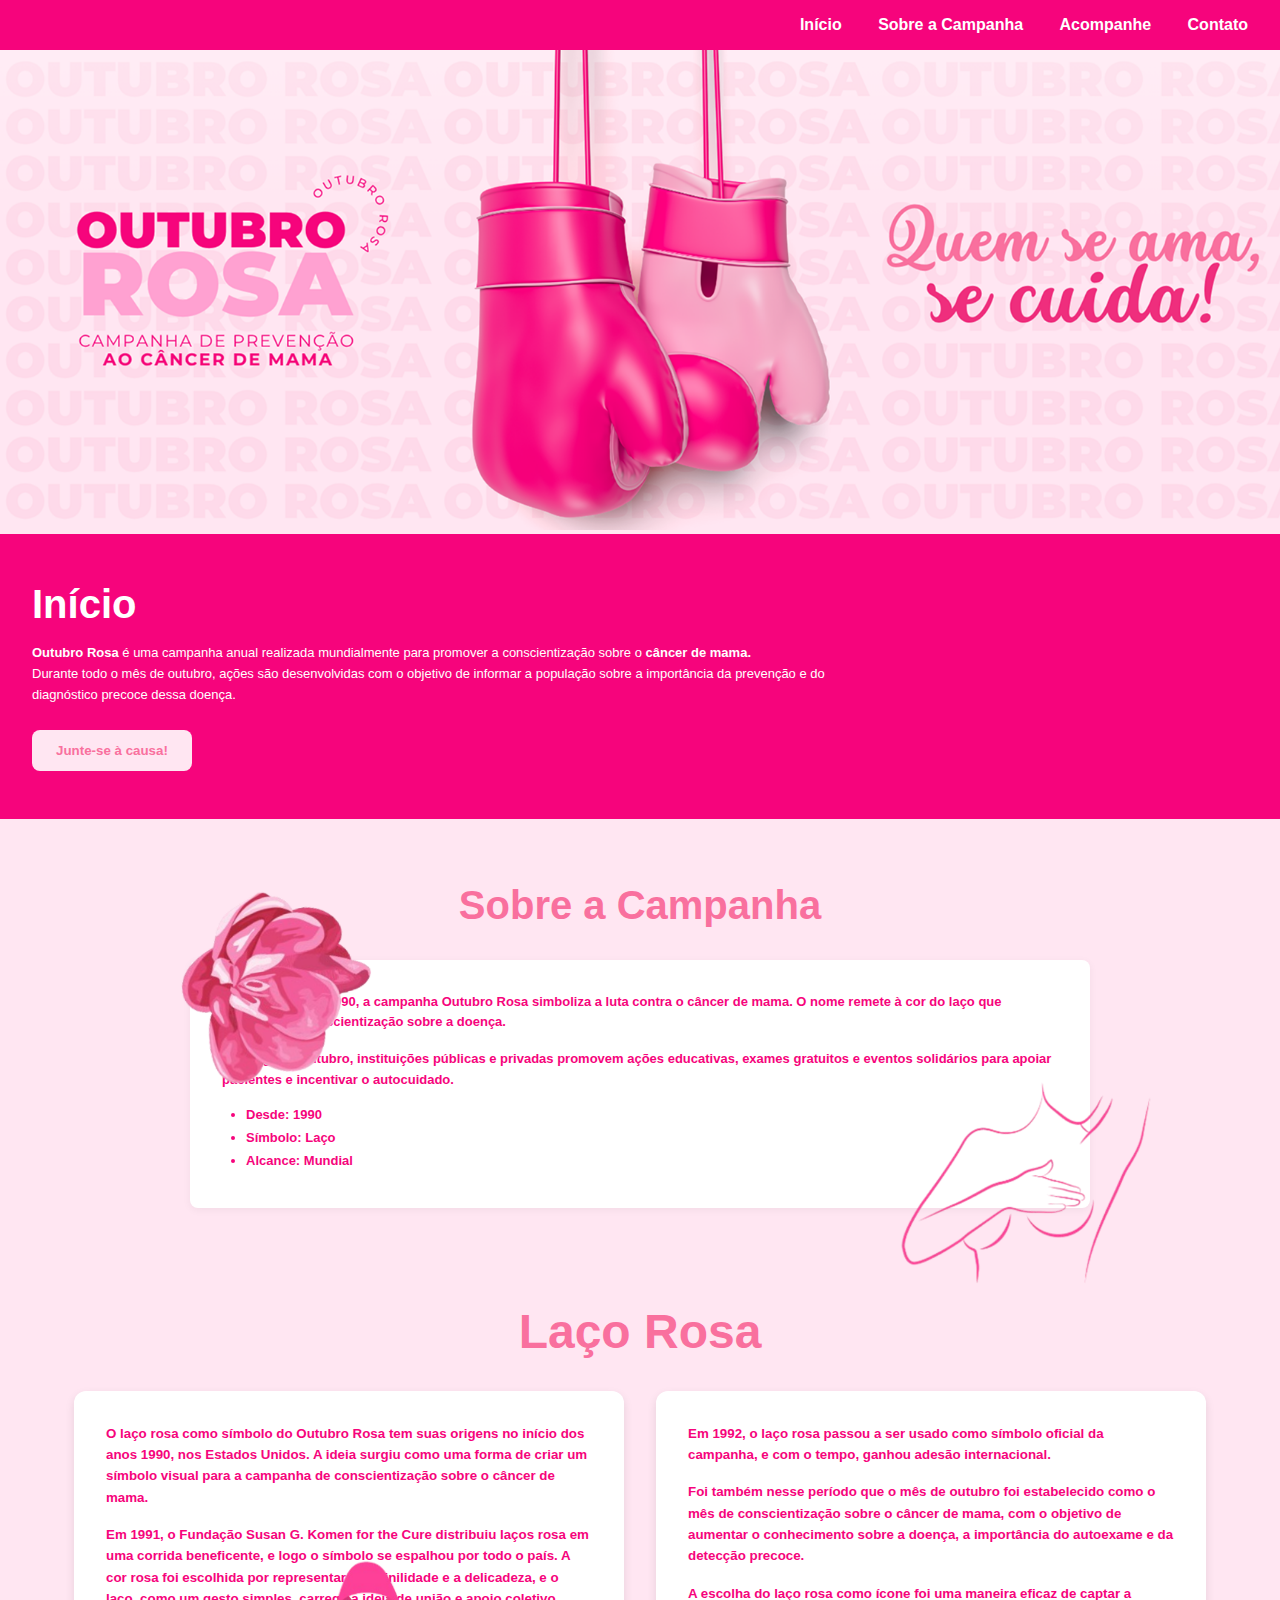
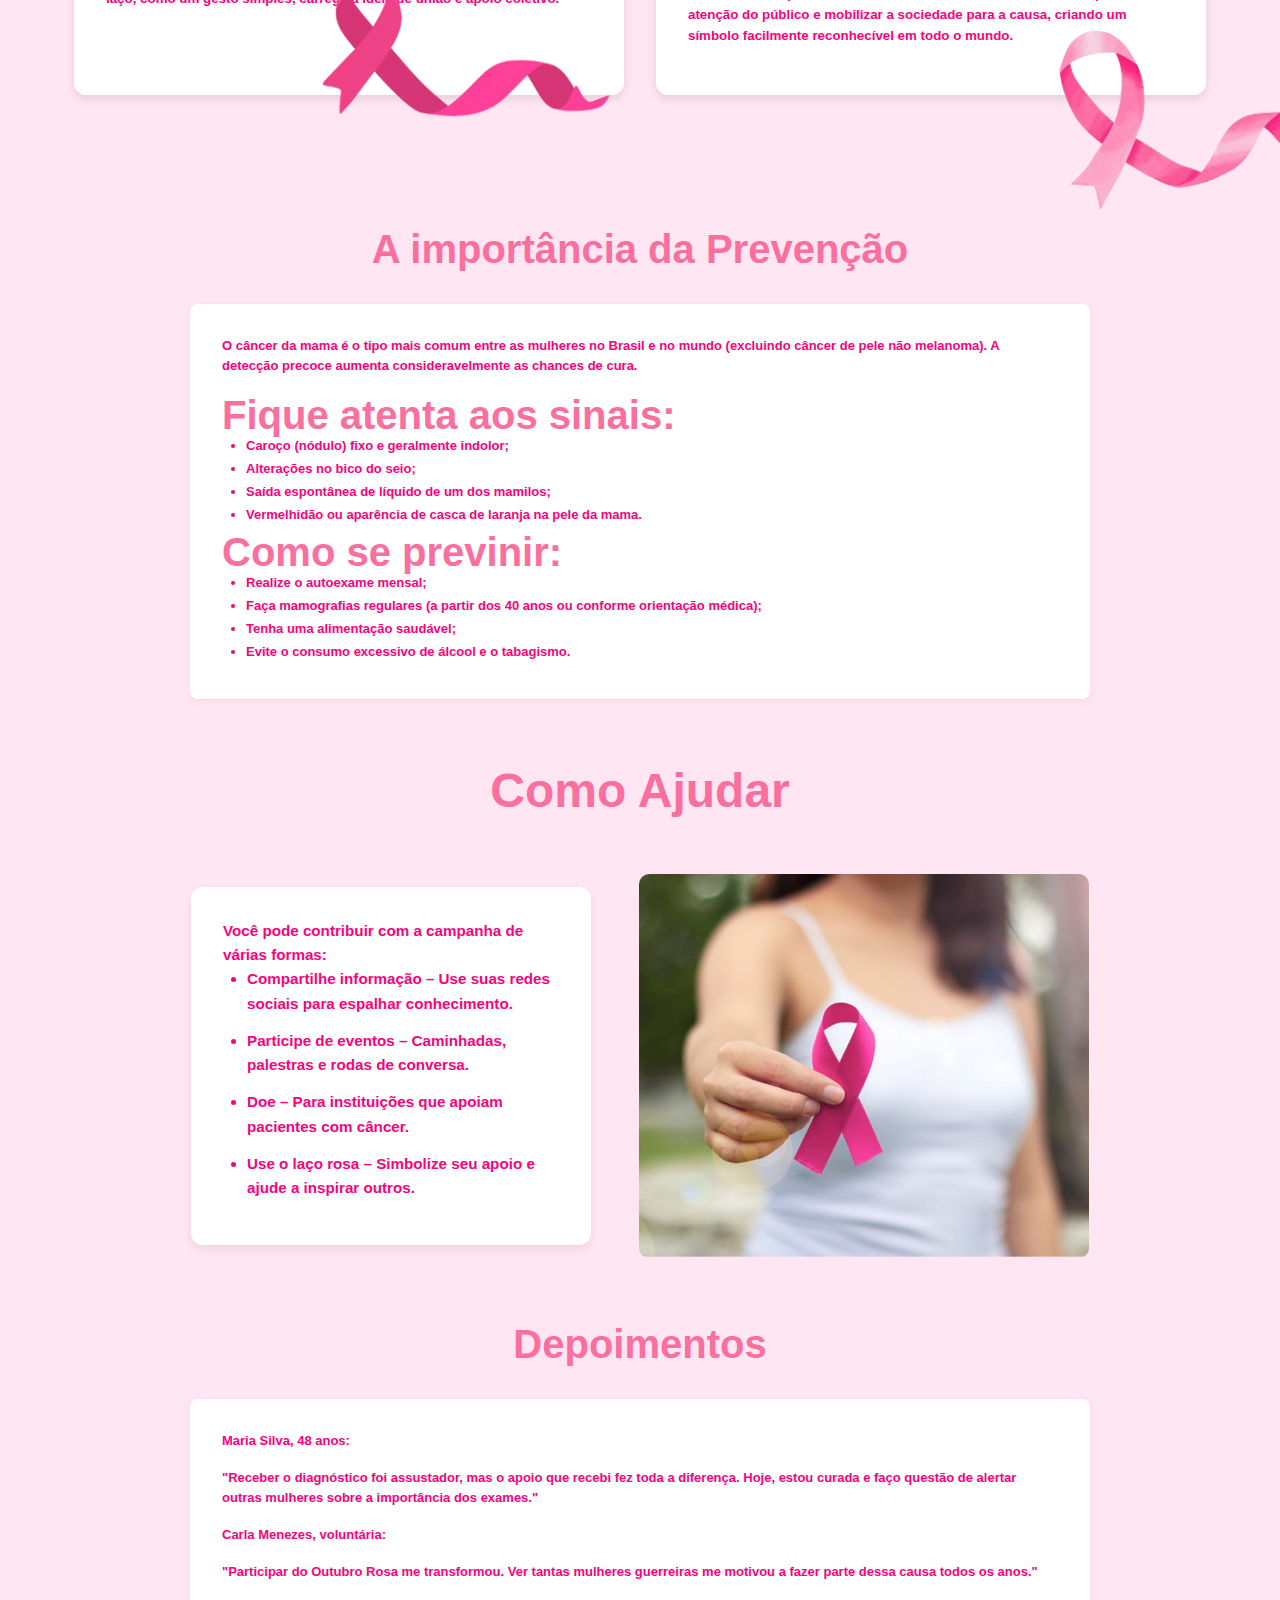
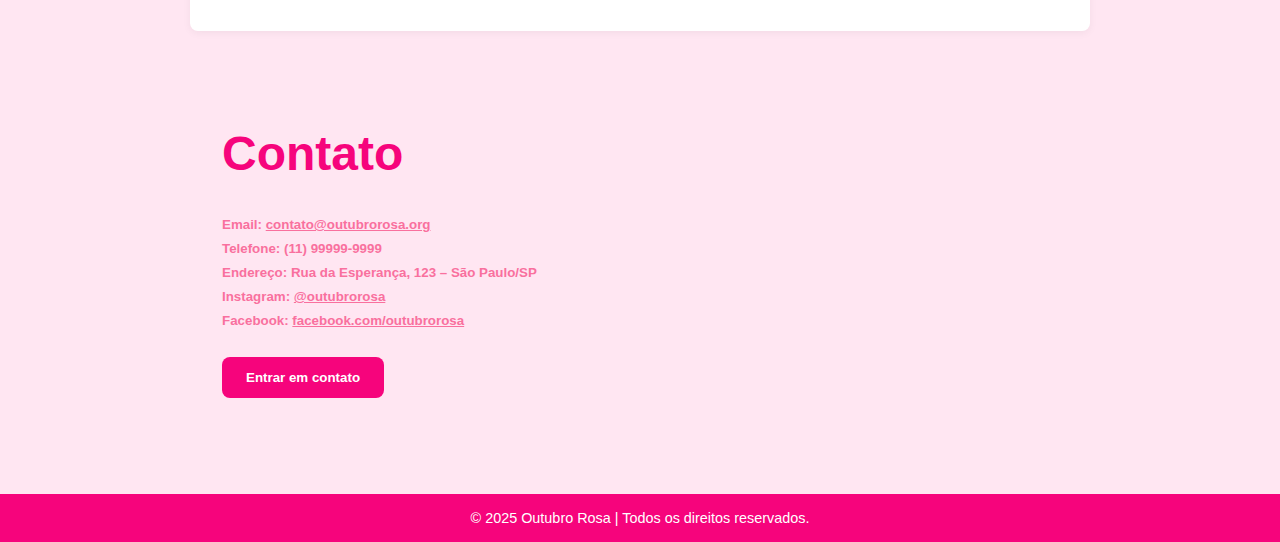
<file: index.html>
<!DOCTYPE html>
<html lang="pt-br">
<head>
    <link rel="stylesheet" href="style.css">
    <meta charset="UTF-8">
    <meta name="viewport" content="width=device-width, initial-scale=1.0">
    <link href="https://fonts.cdnfonts.com/css/hello-solvita" rel="stylesheet">
    <link href="https://fonts.cdnfonts.com/css/montserrat" rel="stylesheet">
    <title>Outubro Rosa</title>
</head>
<body>
    <!-- Navbar -->
    <header class="navbar">
        <nav>
            <ul>
                <li><a href="#inicio">Início</a></li>
                <li><a href="#sobre">Sobre a Campanha</a></li>
                <li><a href="#depoimentos">Acompanhe</a></li>
                <li><a href="#contato">Contato</a></li>
            </ul>
        </nav>
    </header>

    <!-- Logo -->
    <img class="logo" src="img/fundo.png" alt="Logo Outubro Rosa" />

    <!-- Seção Início -->
    <section id="inicio" class="conteudo">
        <h1>Início</h1>
        <p><strong>Outubro Rosa</strong> é uma campanha anual realizada mundialmente para promover a conscientização sobre o <strong>câncer de mama.</strong></p>
        <p>Durante todo o mês de outubro, ações são desenvolvidas com o objetivo de informar a população sobre a importância da prevenção e do diagnóstico precoce dessa doença.</p>
        <button>Junte-se à causa!</button>
    </section>

    <section id="sobre" class="normal">
        <h1>Sobre a Campanha</h1>
        <img src="img/flor.png" alt="Rosa" class="rosa-decorativa">
        <img src="img/mama.png" alt="Mulher" class="mulher-decorativa">
        <div class="caixa-branca">
            <p>Criada nos anos 1990, a campanha Outubro Rosa simboliza <strong>a luta contra o câncer de mama</strong>. O nome remete à cor do laço que representa a conscientização sobre a doença.</p>
            <p>Ao longo de outubro, instituições públicas e privadas promovem ações educativas, <strong>exames gratuitos</strong> e <strong>eventos solidários</strong> para <strong>apoiar</strong> pacientes e <strong>incentivar o autocuidado.</strong></p>
            <ul>
                <li><strong>Desde:</strong> 1990</li>
                <li><strong>Símbolo:</strong> Laço</li>
                <li><strong>Alcance:</strong> Mundial</li>
            </ul>
        </div>
    </section>

    <section id="laco" class="laco-rosa">
        <h1>Laço Rosa</h1>
        <div class="grid-caixas">
            <div class="caixa">
                <p>O laço rosa como símbolo do Outubro Rosa tem suas origens no início dos anos <strong>1990</strong>, nos <strong>Estados Unidos.</strong> A ideia surgiu como uma forma de criar um <strong>símbolo visual</strong> para a campanha de conscientização sobre <strong>o câncer de mama.</strong></p>
                <p>Em 1991, o <strong>Fundação Susan G. Komen for the Cure</strong> distribuiu laços rosa em uma corrida beneficente, e logo o símbolo se espalhou por todo o país. A cor rosa foi escolhida por representar a <strong>feminilidade</strong> e a <strong>delicadeza</strong>, e o laço, como um gesto simples, carrega a ideia de <strong>união</strong> e <strong>apoio coletivo.</strong></p>
            </div>
            <div class="caixa">
                <p>Em <strong>1992</strong>, o laço rosa passou a ser usado como símbolo oficial da campanha, e com o tempo, ganhou adesão internacional.</p>
                <p>Foi também nesse período que o <strong>mês de outubro</strong> foi estabelecido como <strong>o mês de conscientização sobre o câncer de mama</strong>, com o objetivo de aumentar o conhecimento sobre a doença, a importância do autoexame e da detecção precoce.</p>
                <p>A escolha do laço rosa como ícone foi uma maneira eficaz de captar a atenção do público e mobilizar a sociedade para a causa, criando um símbolo facilmente reconhecível em todo o mundo.</p>
            </div>
        </div>
        <img src="img/laço 2.png" alt="Laço rosa" class="decor-esquerda">
        <img src="img/laço 1.png" alt="Laço rosa" class="decor-direita">
    </section>

    <section id="prevencao" class="normall">
        <h1>A importância da Prevenção</h1>
        <div class="caixa-branca">
            <p>O <strong>câncer da mama</strong> é o tipo mais comum <strong>entre as mulheres</strong> no <strong>Brasil</strong> e no <strong>mundo</strong> (excluindo câncer de pele não melanoma). A <strong>detecção precoce aumenta</strong> consideravelmente as <strong>chances de cura.</strong></p>
            <h1>Fique atenta aos sinais:</h1>
            <ul>
                <li>Caroço (nódulo) fixo e geralmente indolor;</li>
                <li>Alterações no bico do seio;</li>
                <li>Saída espontânea de líquido de um dos mamilos;</li>
                <li>Vermelhidão ou aparência de casca de laranja na pele da mama.</li>
            </ul>
            <h1>Como se previnir:</h1>
            <ul>
                <li>Realize o <strong>autoexame mensal</strong>;</li>
                <li>Faça <strong>mamografias regulares</strong> (a partir dos 40 anos ou conforme orientação médica);</li>
                <li>Tenha uma <strong>alimentação saudável</strong>;</li>
                <li>Evite o consumo excessivo de álcool e o tabagismo.</li>
            </ul>
        </div>
    </section>

    <section id="como-ajudar" class="como-ajudar">
        <h1>Como Ajudar</h1>
        <div class="caixa-ajuda">
            <p>Você pode contribuir com a campanha de várias formas:</p>
            <ul>
                <li><strong>Compartilhe informação</strong> – Use suas redes sociais para espalhar conhecimento.</li>
                <li><strong>Participe de eventos</strong> – Caminhadas, palestras e rodas de conversa.</li>
                <li><strong>Doe</strong> – Para instituições que apoiam pacientes com câncer.</li>
                <li><strong>Use o laço rosa</strong> – Simbolize seu apoio e ajude a inspirar outros.</li>
            </ul>
        </div>
        <img src="img/Foto.png" alt="Outubro Rosa" class="foto-ajuda">
    </section>

    <section id="depoimentos" class="depoimentos">
        <h1>Depoimentos</h1>
        <div class="caixa-branca">
            <p><strong>Maria Silva, 48 anos:</strong></p>
            <p>"Receber o diagnóstico foi assustador, mas o apoio que recebi fez toda a diferença. Hoje, estou curada e faço questão de alertar outras mulheres sobre a importância dos exames."</p>
            <p><strong>Carla Menezes, voluntária:</strong></p>
            <p>"Participar do Outubro Rosa me transformou. Ver tantas mulheres guerreiras me motivou a fazer parte dessa causa todos os anos."</p>
        </div>
    </section>

    <section id="contato" class="contato">
        <div class="caixa-rosa">
            <h1>Contato</h1>
            <p><strong>Email:</strong> <u>contato@outubrorosa.org</u></p>
            <p><strong>Telefone:</strong> (11) 99999-9999</p>
            <p><strong>Endereço:</strong> Rua da Esperança, 123 – São Paulo/SP</p>
            <p><strong>Instagram:</strong> <u>@outubrorosa</u></p>
            <p><strong>Facebook:</strong> <u>facebook.com/outubrorosa</u></p>
            <button class="botao-contato">Entrar em contato</button>
        </div>
    </section>

    <footer class="rodape">
        <p>© 2025 Outubro Rosa | Todos os direitos reservados.</p>
    </footer>
</body>
</html>
</file>
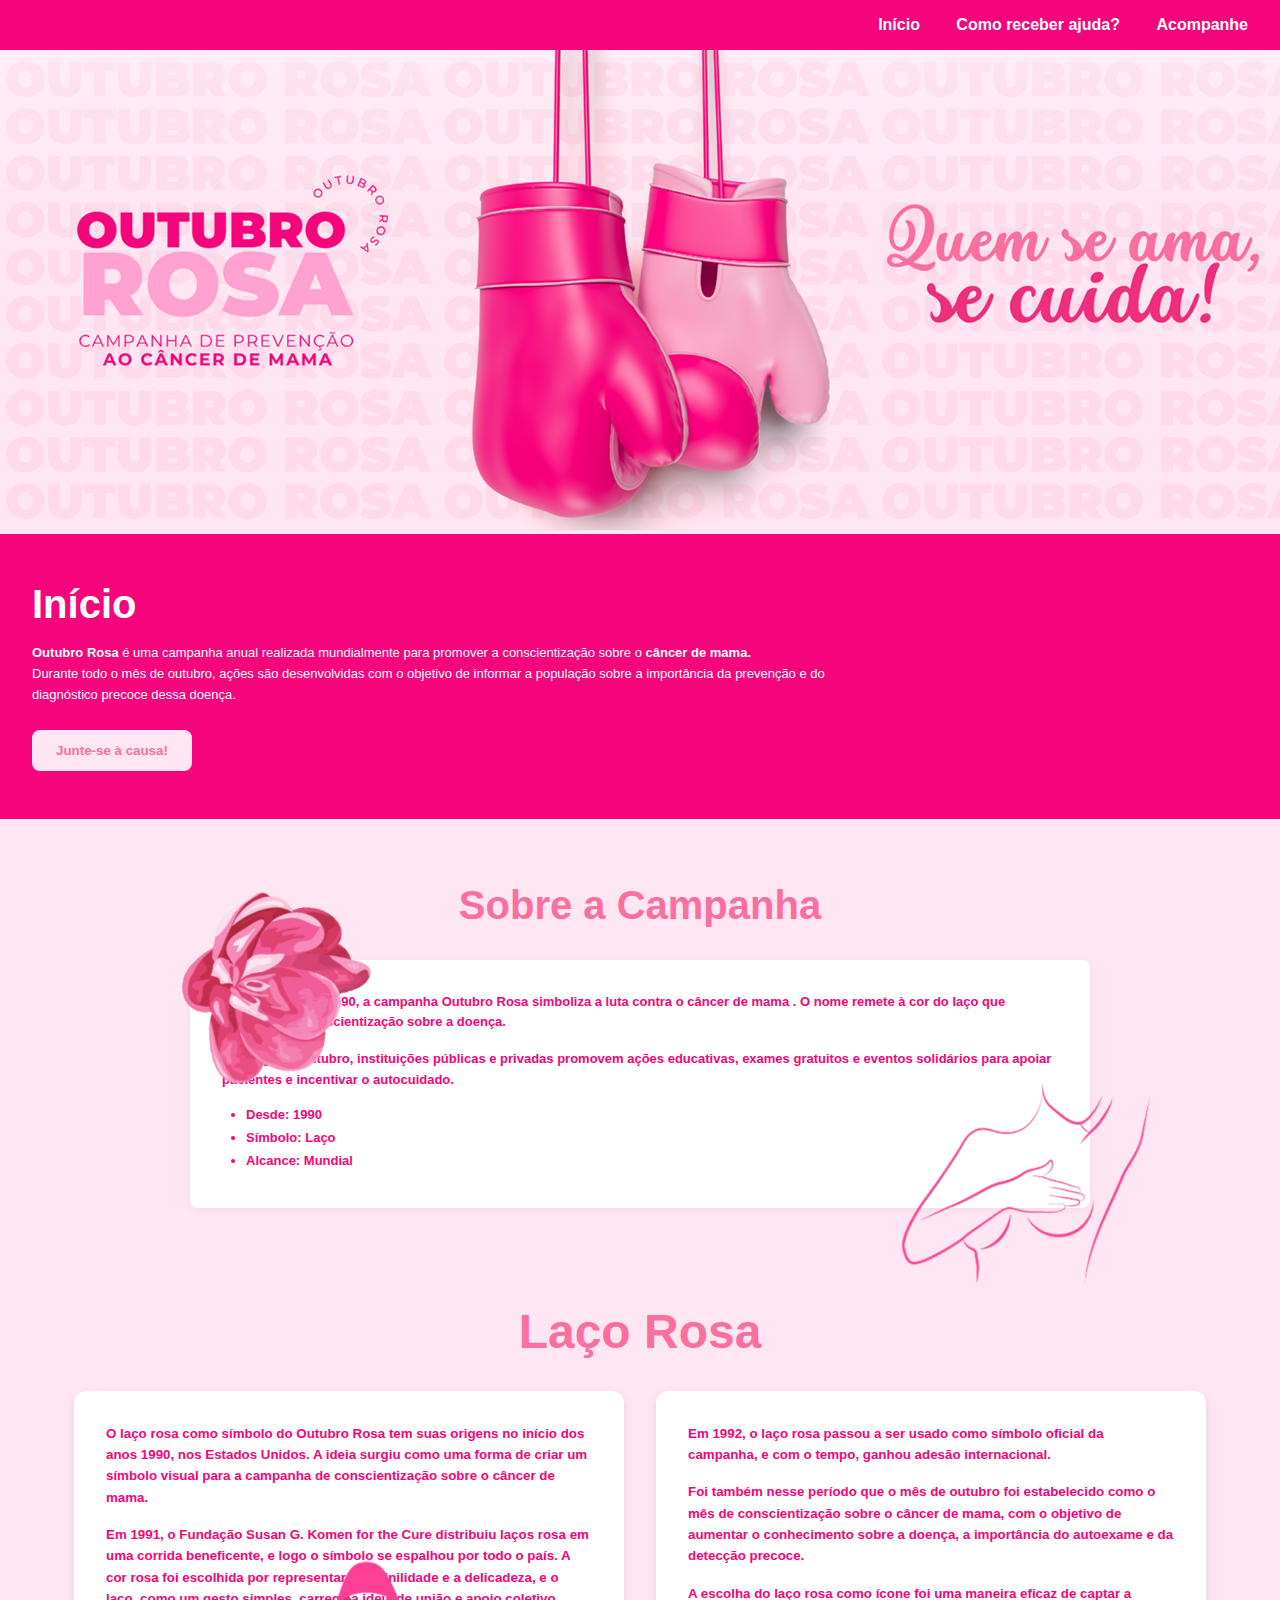
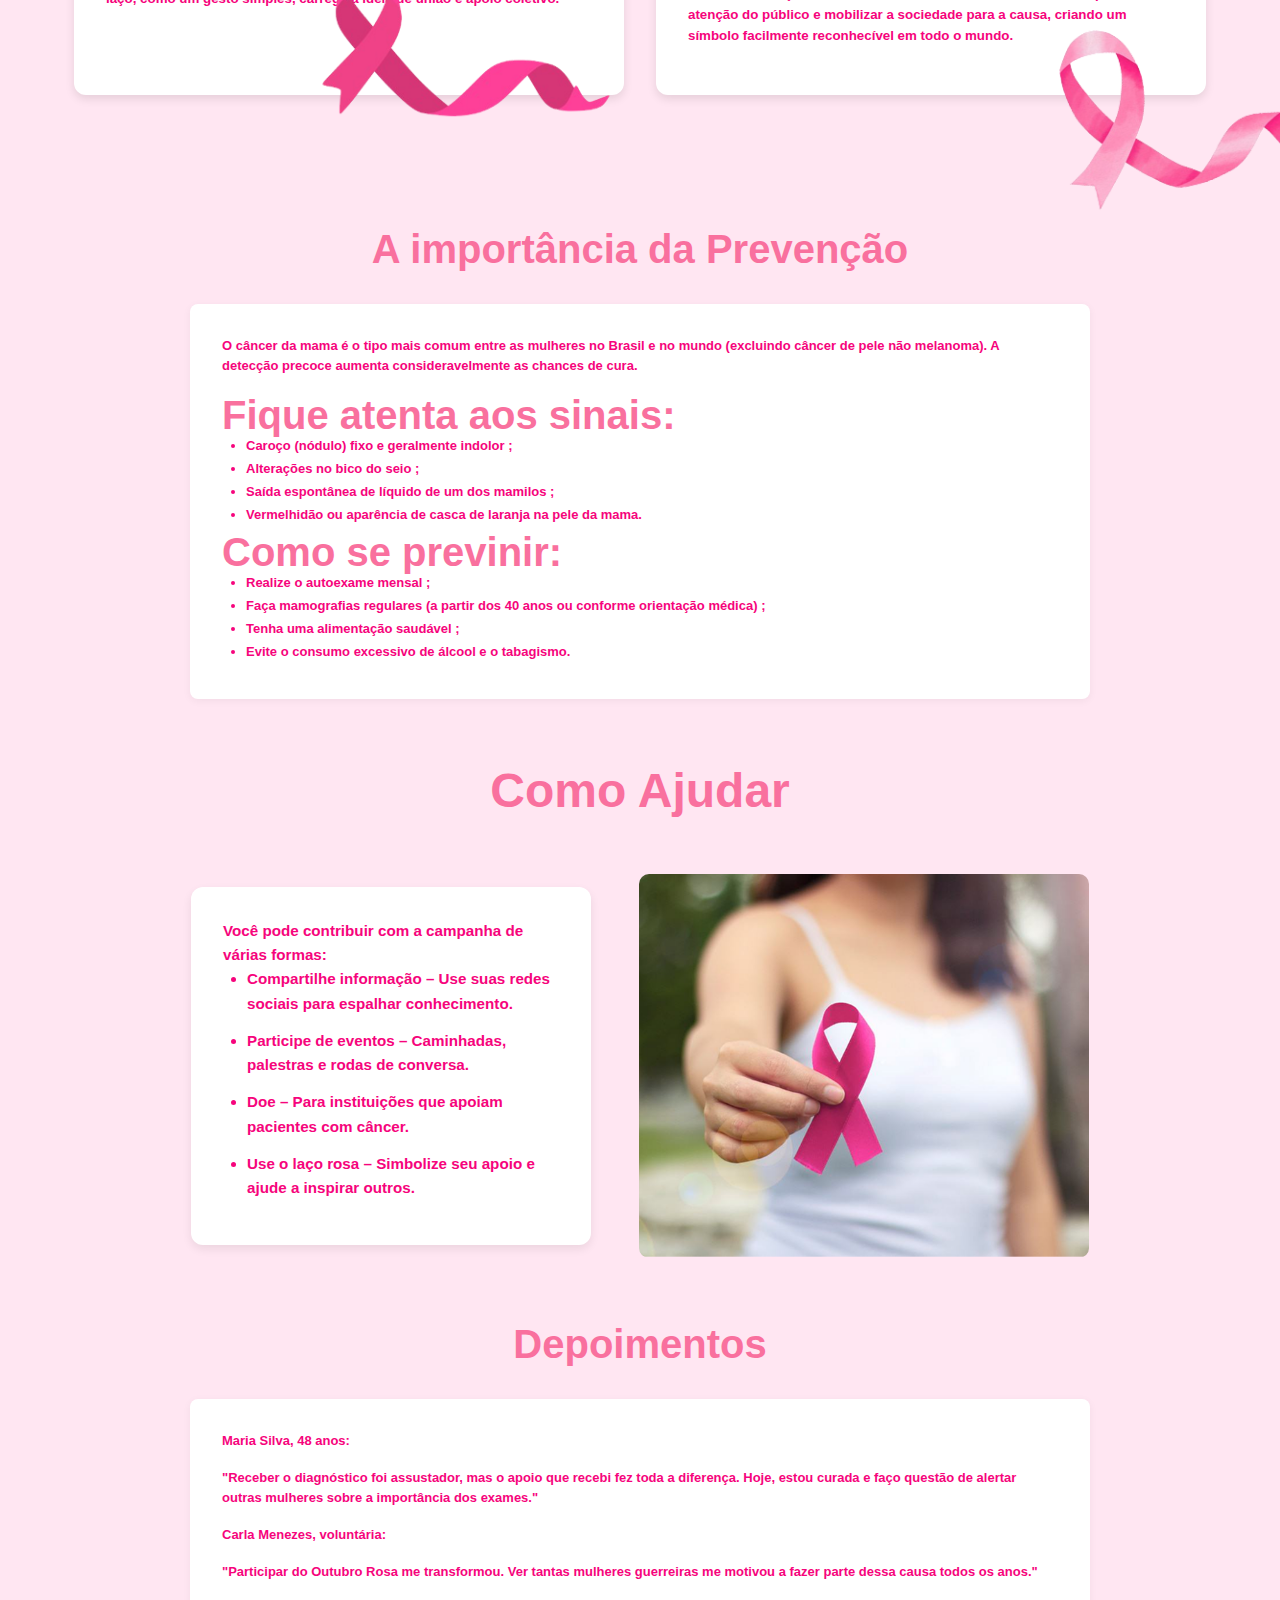
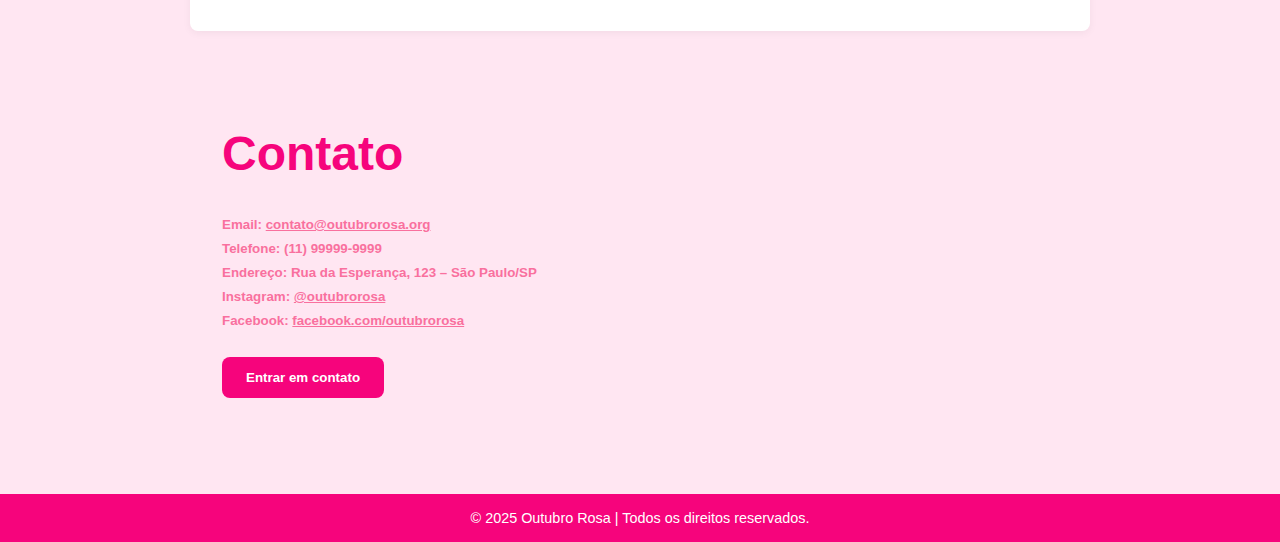
<file: outubro-rosa/index.html>
<!DOCTYPE html>
<html lang="pt-br">
<head>
    <link rel="stylesheet" href="style.css">
    <meta charset="UTF-8">
    <meta name="viewport" content="width=device-width, initial-scale=1.0">
    <link href="https://fonts.cdnfonts.com/css/hello-solvita" rel="stylesheet">
    <link href="https://fonts.cdnfonts.com/css/montserrat" rel="stylesheet">
    <title>Outubro Rosa</title>
</head>
<body>
    <header class="navbar">
        <nav>
            <ul>
                <li><a href="#">Início</a></li>
                <li><a href="#">Como receber ajuda?</a></li>
                <li><a href="#">Acompanhe</a></li>
            </ul>
        </nav>
    </header>

    <img class="logo" src="img/fundo.png" alt="Logo Outubro Rosa" />

    <section class="conteudo">
        <h1>Início</h1>
        <p>
            <strong> Outubro Rosa </strong> é uma campanha anual realizada mundialmente para promover a conscientização sobre o <strong> câncer de mama.</strong>
        </p>
        <p>
            Durante todo o mês de outubro, ações são desenvolvidas com o objetivo de informar a população sobre a importância
            da prevenção e do diagnóstico precoce dessa doença.
        </p>
        <button>Junte-se à causa!</button>
    </section>

    <section class="normal">
        <h1>Sobre a Campanha</h1>
        <img src="img/flor.png" alt="Rosa" class="rosa-decorativa" >
        <img src="img/mama.png" alt="Mulher" class="mulher-decorativa">
        <div class="caixa-branca"> 
            <p>Criada nos anos 1990, a campanha Outubro Rosa simboliza <strong>a luta contra o câncer de mama</strong> . O nome remete à cor do laço que representa a conscientização sobre a doença.</p>
            <p>Ao longo de outubro, instituições públicas e privadas promovem ações educativas, <strong> exames gratuitos </strong> e <strong> eventos solidários </strong> para <strong> apoiar </strong> pacientes e <strong> incentivar o autocuidado. </strong></p>
            <ul>
                <li><strong>Desde:</strong> 1990</li>
                <li><strong>Símbolo:</strong> Laço</li>
                <li><strong>Alcance:</strong> Mundial</li>
            </ul>
        </div>  
    </section>

    <section class="laco-rosa">
        <h1>Laço Rosa</h1>
        <div class="grid-caixas">
            <div class="caixa">
                 <p>O laço rosa como símbolo do Outubro Rosa tem suas origens no início dos anos <strong>1990</strong>, nos   <strong>Estados Unidos.</strong> A ideia surgiu como uma forma de criar um <strong>símbolo visual</strong> para a campanha de conscientização sobre  <strong>o câncer de mama.</strong></p>
                 <p>Em 1991, o  <strong>Fundação Susan G. Komen for the Cure</strong> distribuiu laços rosa em uma corrida beneficente, e logo o símbolo se espalhou por todo o país. A cor rosa foi escolhida por representar a  <strong>feminilidade</strong> e a  <strong>delicadeza</strong>, e o laço, como um gesto simples, carrega a ideia de <strong>união</strong> e <strong>apoio coletivo.</strong></p>
            </div>
           <div class="caixa">
                 <p>Em <strong>1992</strong>, o laço rosa passou a ser usado como símbolo oficial da campanha, e com o tempo, ganhou adesão internacional.</p>
                 <p>Foi também nesse período que o <strong>mês de outubro</strong> foi estabelecido como <strong>o mês de conscientização sobre o câncer de mama</strong>, com o objetivo de aumentar o conhecimento sobre a doença, a importância do autoexame e da detecção precoce.</p>
                 <p>A escolha do laço rosa como ícone foi uma maneira eficaz de captar a atenção do público e mobilizar a sociedade para a causa, criando um símbolo facilmente reconhecível em todo o mundo.</p>
           </div>
        </div>
         <img src="img/laço 2.png" alt="Laço rosa" class="decor-esquerda">
         <img src="img/laço 1.png" alt="Laço rosa" class="decor-direita">
    </section>

    <section class="normall">
        <h1>A importância da Prevenção</h1>
        <div class="caixa-branca">
            <p>O <strong> câncer da mama </strong> é o tipo mais comum <strong> entre as mulheres</strong> no <strong>Brasil</strong> e no <strong> mundo </strong> (excluindo câncer de pele não melanoma). A <strong> detecção precoce aumenta </strong> consideravelmente as <strong>  chances de cura.</strong></p>
            <h1>Fique atenta aos sinais:</h1>
            <ul>
                <li> Caroço (nódulo) fixo e geralmente indolor ; </li>
                <li> Alterações no bico do seio ; </li>
                <li> Saída espontânea de líquido de um dos mamilos ; </li>
                <li> Vermelhidão ou aparência de casca de laranja na pele da mama.</li>
            </ul>
            <h1>Como se previnir:</h1>
            <ul>
                <li> Realize o <strong> autoexame mensal </strong> ; </li>
                <li> Faça <strong> mamografias regulares </strong> (a partir dos 40 anos ou conforme orientação médica) ; </li>
                <li> Tenha uma <strong> alimentação saudável </strong> ; </li>
                <li> Evite o consumo excessivo de álcool e o tabagismo.</li>
            </ul>
        </div>
    </section>

    <section class="como-ajudar">
    <h1>Como Ajudar</h1>
    <div class="caixa-ajuda">
        <p>Você pode contribuir com a campanha de várias formas:</p>
        <ul>
            <li><strong>Compartilhe informação</strong> – Use suas redes sociais para espalhar conhecimento.</li>
            <li><strong>Participe de eventos</strong> – Caminhadas, palestras e rodas de conversa.</li>
            <li><strong>Doe</strong> – Para instituições que apoiam pacientes com câncer.</li>
            <li><strong>Use o laço rosa</strong> – Simbolize seu apoio e ajude a inspirar outros.</li>
        </ul>
    </div>
    <img src="img/Foto.png" alt="Outubro Rosa" class="foto-ajuda">
    </section>

    <section class="depoimentos">
        <h1>Depoimentos</h1>
        <div class="caixa-branca">
            <p><strong>Maria Silva, 48 anos:</strong></p>
            <p>"Receber o diagnóstico foi assustador, mas o apoio que recebi fez toda a diferença. Hoje, estou curada e faço questão de alertar outras mulheres sobre a importância dos exames."</p>
            <p><strong>Carla Menezes, voluntária:</strong></p>
            <p>"Participar do Outubro Rosa me transformou. Ver tantas mulheres guerreiras me motivou a fazer parte dessa causa todos os anos."</p>
        </div>
    </section>

   <section class="contato">
    <div class="caixa-rosa">
        <h1>Contato</h1>
        <p><strong>Email:</strong> <u> contato@outubrorosa.org </u></p>
        <p><strong>Telefone:</strong> (11) 99999-9999</p>
        <p><strong>Endereço:</strong> Rua da Esperança, 123 – São Paulo/SP</p>
        <p><strong>Instagram:</strong> <u> @outubrorosa </u></p>
        <p><strong>Facebook:</strong> <u> facebook.com/outubrorosa </u></p>
        <button class="botao-contato">Entrar em contato</button>
    </div>
</section>

<footer class="rodape">
    <p>© 2025 Outubro Rosa | Todos os direitos reservados.</p>
</footer>
</body>
</html>
</file>
<file: style.css>
@import url('https://fonts.cdnfonts.com/css/hello-solvita');
@import url('https://fonts.cdnfonts.com/css/montserrat');

* {
    margin: 0;
    padding: 0;
    box-sizing: border-box;
}

body {
    background-color: #FFE6F2;
    margin: 0;
    font-family: 'Montserrat', sans-serif;
}

.logo {
    width: 100%;
}

.navbar {
    background-color: #F6047C;
    width: 100vw;
    padding: 1rem 0;
    text-align: right;
}

.navbar ul {
    list-style: none;
    margin-right: 2rem;
}

.navbar li {
    display: inline;
    margin-left: 2rem;
}

.navbar a {
    font-family: 'Montserrat', sans-serif;
    color: #fff;
    text-decoration: none;
    font-weight: bold;
    transition: 0.3s;
}

.navbar a:hover {
    text-decoration: underline;
}

.conteudo {
    background-color: #F6047C;
    padding: 3rem 2rem;
    color: white;
    font-size: small;
    
}

.conteudo h1 {
    font-family: 'Hello Solvita', sans-serif;
    color: #FFFFFF;
    text-align: left;
    font-size: 2.5rem;
    margin-bottom: 1rem;
}

.conteudo p {
    font-family: 'Montserrat', sans-serif;
    color: #FFFFFF;
    font-size: small;
    text-align: left;
    max-width: 800px;
    line-height: 1.6;
}

button {
    background-color: #FFE6F2;
    color: #F9709E;
    border: none;
    padding: 0.8rem 1.5rem;
    border-radius: 8px;
    cursor: pointer;
    font-weight: bold;
    transition: 0.3s;
    margin-top: 2%;
}

button:hover {
    background-color: #fdd2e6;
}
.normal {
    position: relative; /* Referência para a rosa */
    padding: 4rem 1rem;
    text-align: center;
}
.normal h1 {
    font-family: 'Hello Solvita', sans-serif;
    color: #F9709E;
    font-size: 2.5rem;
    margin-bottom: 1.5rem;
}
.caixa-branca {
    background-color: #FFFFFF;
    border-radius: 8px;
    padding: 2rem;
    margin: 2rem auto;
    max-width: 900px;
    width: 100%;
    text-align: left;
    box-shadow: 0 2px 8px rgba(0, 0, 0, 0.05);
    overflow: hidden;
    position: relative;
}
.caixa-branca h1{
    font-family: 'Hello Solvita', sans-serif;
    color: #F9709E;
    font-size: 1.5rem;
}
.caixa-branca p {
    color: #F6047C;
    font-size: small;
    line-height: 1.6;
    margin-bottom: 1rem;
    font-weight: 600
}
.caixa-branca ul {
    list-style: disc;
    padding-left: 1.5rem;
    font-family: 'Montserrat', sans-serif;
    font-weight: 600
}
.caixa-branca li {
    margin-bottom: 0.5rem;
    color: #F6047C;
    font-family: 'Montserrat', sans-serif;
    font-size: small;
    font-weight: 600
}
.rosa-decorativa {
    position: absolute;
    top: 0;
    left: 30%;
    transform: translate(-90%, 13%);
    width:260px;
    z-index: 2;
    pointer-events: none; /* Para não atrapalhar cliques */
}
.mulher-decorativa {
    position: absolute;
    bottom: 0;
    right: 50%;
    transform: translate(180%, -10%);
    width: 300px;
    z-index: 2;
    pointer-events: none;
}
.laco-rosa {
    padding: 0rem 1rem;
    position: relative;
    text-align: center;
}
.laco-rosa p{
    margin-bottom: 1rem;
}
.laco-rosa h1 {
    font-family: 'Hello Solvita', sans-serif;
    color: #F9709E;
    font-size: 3rem;
    margin-bottom: 2rem;
}
.grid-caixas {
    display: flex;
    flex-direction: row;
    justify-content: center;
    flex-wrap: wrap;
    gap: 2rem;
    max-width: 1200px;
    margin: 0 auto;
    font-weight: 600
}
.caixa {
    background-color: #FFFFFF;
    padding: 2rem;
    border-radius: 12px;
    box-shadow: 0 4px 10px rgba(0,0,0,0.1);
    flex: 1 1 400px;
    max-width: 550px;
    text-align: left;
    font-family: 'Montserrat', sans-serif;
    color: #F6047C;
    font-size: smaller;
    line-height: 1.6;
    font-weight: 600;
}
.decor-esquerda {
    position: absolute;
    bottom: 0;
    left: 0;
    pointer-events: none;
    transform: translate(90%, -145%);
    width: 340px;
}
.decor-direita {
    right: 0;
    transform: translate(155%, -50%);
    width: 360px;
}
.normall {
    text-align: center;
    margin-top: -8.5rem; /* Reduz o espaço acima */
}
.normall h1{
    font-family: 'Hello Solvita', sans-serif;
    color: #F9709E;
    font-size: 2.5rem;
}
.como-ajudar {
    padding: 4rem 2rem;
    display: flex;
    justify-content: center;
    align-items: center;
    gap: 3rem;
    flex-wrap: wrap;
}
.como-ajudar h1 {
    font-family: 'Hello Solvita', sans-serif;
    color: #F9709E;
    font-size: 3rem;
    text-align: center;
    width: 100%;
    margin-bottom: 0.5rem;
    margin-top: -2rem;
}
.caixa-ajuda {
    background-color: #FFFFFF;
    border-radius: 12px;
    padding: 2rem;
    box-shadow: 0 4px 10px rgba(0, 0, 0, 0.08);
    max-width: 400px;
    font-family: 'Montserrat', sans-serif;
    color: #F6047C;
    line-height: 1.6;
    font-size: 0.95rem;
    font-weight: 600;
}
.caixa-ajuda ul {
    list-style: disc;
    padding-left: 1.5rem;
}
.caixa-ajuda li {
    margin-bottom: 0.8rem;
}
.caixa-ajuda strong {
    color: #F6047C;
}
.foto-ajuda {
    width: 450px;
    border-radius: 10px;
    object-fit: cover;
}
.depoimentos {
    position: relative; 
    padding: 0rem 1rem;
    text-align: center;
}
.depoimentos h1 {
    font-family: 'Hello Solvita', sans-serif;
    color: #F9709E;
    font-size: 2.5rem;
    margin-bottom: 1.5rem;
}
.contato {
    background-color: #FFE6F2;
    padding: 2rem 0; 
    text-align: left;
}
.caixa-rosa {
    background-color: transparent; 
    max-width: 700px;
    font-family: 'Montserrat', sans-serif;
    color: #F9709E;
    font-size: smaller;
    font-weight: 700;
    line-height: 1.8;
    padding: 2rem;
    margin: 2rem auto;
    max-width: 900px;
    width: 100%;
    text-align: left;
    overflow: hidden;
    position: relative;
}
.contato h1 {
    font-family: 'Hello Solvita', sans-serif;
    color: #F6047C;
    font-size: 3.0rem;
    margin-bottom: 1rem;
    margin-top: -3rem;
}
.botao-contato {
    background-color: #F6047C;
    color: #fff;
    border: none;
    padding: 0.8rem 1.5rem;
    border-radius: 8px;
    cursor: pointer;
    font-weight: bold;
    transition: 0.3s;
    margin-top: 1.5rem;
    font-family: 'Montserrat', sans-serif;
}
.botao-contato:hover {
    background-color: #f83f94;
}
.rodape {
    background-color: #F6047C; 
    color: #FFFFFF; 
    text-align: center;
    padding: 1rem 0;
    font-family: 'Montserrat', sans-serif;
    font-size: 0.9rem;
}
</file>
<file: outubro-rosa/style.css>
@import url('https://fonts.cdnfonts.com/css/hello-solvita');
@import url('https://fonts.cdnfonts.com/css/montserrat');

* {
    margin: 0;
    padding: 0;
    box-sizing: border-box;
}

body {
    background-color: #FFE6F2;
    margin: 0;
    font-family: 'Montserrat', sans-serif;
}

.logo {
    width: 100%;
}

.navbar {
    background-color: #F6047C;
    width: 100vw;
    padding: 1rem 0;
    text-align: right;
}

.navbar ul {
    list-style: none;
    margin-right: 2rem;
}

.navbar li {
    display: inline;
    margin-left: 2rem;
}

.navbar a {
    font-family: 'Montserrat', sans-serif;
    color: #fff;
    text-decoration: none;
    font-weight: bold;
    transition: 0.3s;
}

.navbar a:hover {
    text-decoration: underline;
}

.conteudo {
    background-color: #F6047C;
    padding: 3rem 2rem;
    color: white;
    font-size: small;
    
}

.conteudo h1 {
    font-family: 'Hello Solvita', sans-serif;
    color: #FFFFFF;
    text-align: left;
    font-size: 2.5rem;
    margin-bottom: 1rem;
}

.conteudo p {
    font-family: 'Montserrat', sans-serif;
    color: #FFFFFF;
    font-size: small;
    text-align: left;
    max-width: 800px;
    line-height: 1.6;
}

button {
    background-color: #FFE6F2;
    color: #F9709E;
    border: none;
    padding: 0.8rem 1.5rem;
    border-radius: 8px;
    cursor: pointer;
    font-weight: bold;
    transition: 0.3s;
    margin-top: 2%;
}

button:hover {
    background-color: #fdd2e6;
}
.normal {
    position: relative; /* Referência para a rosa */
    padding: 4rem 1rem;
    text-align: center;
}
.normal h1 {
    font-family: 'Hello Solvita', sans-serif;
    color: #F9709E;
    font-size: 2.5rem;
    margin-bottom: 1.5rem;
}
.caixa-branca {
    background-color: #FFFFFF;
    border-radius: 8px;
    padding: 2rem;
    margin: 2rem auto;
    max-width: 900px;
    width: 100%;
    text-align: left;
    box-shadow: 0 2px 8px rgba(0, 0, 0, 0.05);
    overflow: hidden;
    position: relative;
}
.caixa-branca h1{
    font-family: 'Hello Solvita', sans-serif;
    color: #F9709E;
    font-size: 1.5rem;
}
.caixa-branca p {
    color: #F6047C;
    font-size: small;
    line-height: 1.6;
    margin-bottom: 1rem;
    font-weight: 600
}
.caixa-branca ul {
    list-style: disc;
    padding-left: 1.5rem;
    font-family: 'Montserrat', sans-serif;
    font-weight: 600
}
.caixa-branca li {
    margin-bottom: 0.5rem;
    color: #F6047C;
    font-family: 'Montserrat', sans-serif;
    font-size: small;
    font-weight: 600
}
.rosa-decorativa {
    position: absolute;
    top: 0;
    left: 30%;
    transform: translate(-90%, 13%);
    width:260px;
    z-index: 2;
    pointer-events: none; /* Para não atrapalhar cliques */
}
.mulher-decorativa {
    position: absolute;
    bottom: 0;
    right: 50%;
    transform: translate(180%, -10%);
    width: 300px;
    z-index: 2;
    pointer-events: none;
}
.laco-rosa {
    padding: 0rem 1rem;
    position: relative;
    text-align: center;
}
.laco-rosa p{
    margin-bottom: 1rem;
}
.laco-rosa h1 {
    font-family: 'Hello Solvita', sans-serif;
    color: #F9709E;
    font-size: 3rem;
    margin-bottom: 2rem;
}
.grid-caixas {
    display: flex;
    flex-direction: row;
    justify-content: center;
    flex-wrap: wrap;
    gap: 2rem;
    max-width: 1200px;
    margin: 0 auto;
    font-weight: 600
}
.caixa {
    background-color: #FFFFFF;
    padding: 2rem;
    border-radius: 12px;
    box-shadow: 0 4px 10px rgba(0,0,0,0.1);
    flex: 1 1 400px;
    max-width: 550px;
    text-align: left;
    font-family: 'Montserrat', sans-serif;
    color: #F6047C;
    font-size: smaller;
    line-height: 1.6;
    font-weight: 600;
}
.decor-esquerda {
    position: absolute;
    bottom: 0;
    left: 0;
    pointer-events: none;
    transform: translate(90%, -145%);
    width: 340px;
}
.decor-direita {
    right: 0;
    transform: translate(155%, -50%);
    width: 360px;
}
.normall {
    text-align: center;
    margin-top: -8.5rem; /* Reduz o espaço acima */
}
.normall h1{
    font-family: 'Hello Solvita', sans-serif;
    color: #F9709E;
    font-size: 2.5rem;
}
.como-ajudar {
    padding: 4rem 2rem;
    display: flex;
    justify-content: center;
    align-items: center;
    gap: 3rem;
    flex-wrap: wrap;
}
.como-ajudar h1 {
    font-family: 'Hello Solvita', sans-serif;
    color: #F9709E;
    font-size: 3rem;
    text-align: center;
    width: 100%;
    margin-bottom: 0.5rem;
    margin-top: -2rem;
}
.caixa-ajuda {
    background-color: #FFFFFF;
    border-radius: 12px;
    padding: 2rem;
    box-shadow: 0 4px 10px rgba(0, 0, 0, 0.08);
    max-width: 400px;
    font-family: 'Montserrat', sans-serif;
    color: #F6047C;
    line-height: 1.6;
    font-size: 0.95rem;
    font-weight: 600;
}
.caixa-ajuda ul {
    list-style: disc;
    padding-left: 1.5rem;
}
.caixa-ajuda li {
    margin-bottom: 0.8rem;
}
.caixa-ajuda strong {
    color: #F6047C;
}
.foto-ajuda {
    width: 450px;
    border-radius: 10px;
    object-fit: cover;
}
.depoimentos {
    position: relative; 
    padding: 0rem 1rem;
    text-align: center;
}
.depoimentos h1 {
    font-family: 'Hello Solvita', sans-serif;
    color: #F9709E;
    font-size: 2.5rem;
    margin-bottom: 1.5rem;
}
.contato {
    background-color: #FFE6F2;
    padding: 2rem 0; 
    text-align: left;
}
.caixa-rosa {
    background-color: transparent; 
    max-width: 700px;
    font-family: 'Montserrat', sans-serif;
    color: #F9709E;
    font-size: smaller;
    font-weight: 700;
    line-height: 1.8;
    padding: 2rem;
    margin: 2rem auto;
    max-width: 900px;
    width: 100%;
    text-align: left;
    overflow: hidden;
    position: relative;
}
.contato h1 {
    font-family: 'Hello Solvita', sans-serif;
    color: #F6047C;
    font-size: 3.0rem;
    margin-bottom: 1rem;
    margin-top: -3rem;
}
.botao-contato {
    background-color: #F6047C;
    color: #fff;
    border: none;
    padding: 0.8rem 1.5rem;
    border-radius: 8px;
    cursor: pointer;
    font-weight: bold;
    transition: 0.3s;
    margin-top: 1.5rem;
    font-family: 'Montserrat', sans-serif;
}
.botao-contato:hover {
    background-color: #f83f94;
}
.rodape {
    background-color: #F6047C; 
    color: #FFFFFF; 
    text-align: center;
    padding: 1rem 0;
    font-family: 'Montserrat', sans-serif;
    font-size: 0.9rem;
}
</file>
